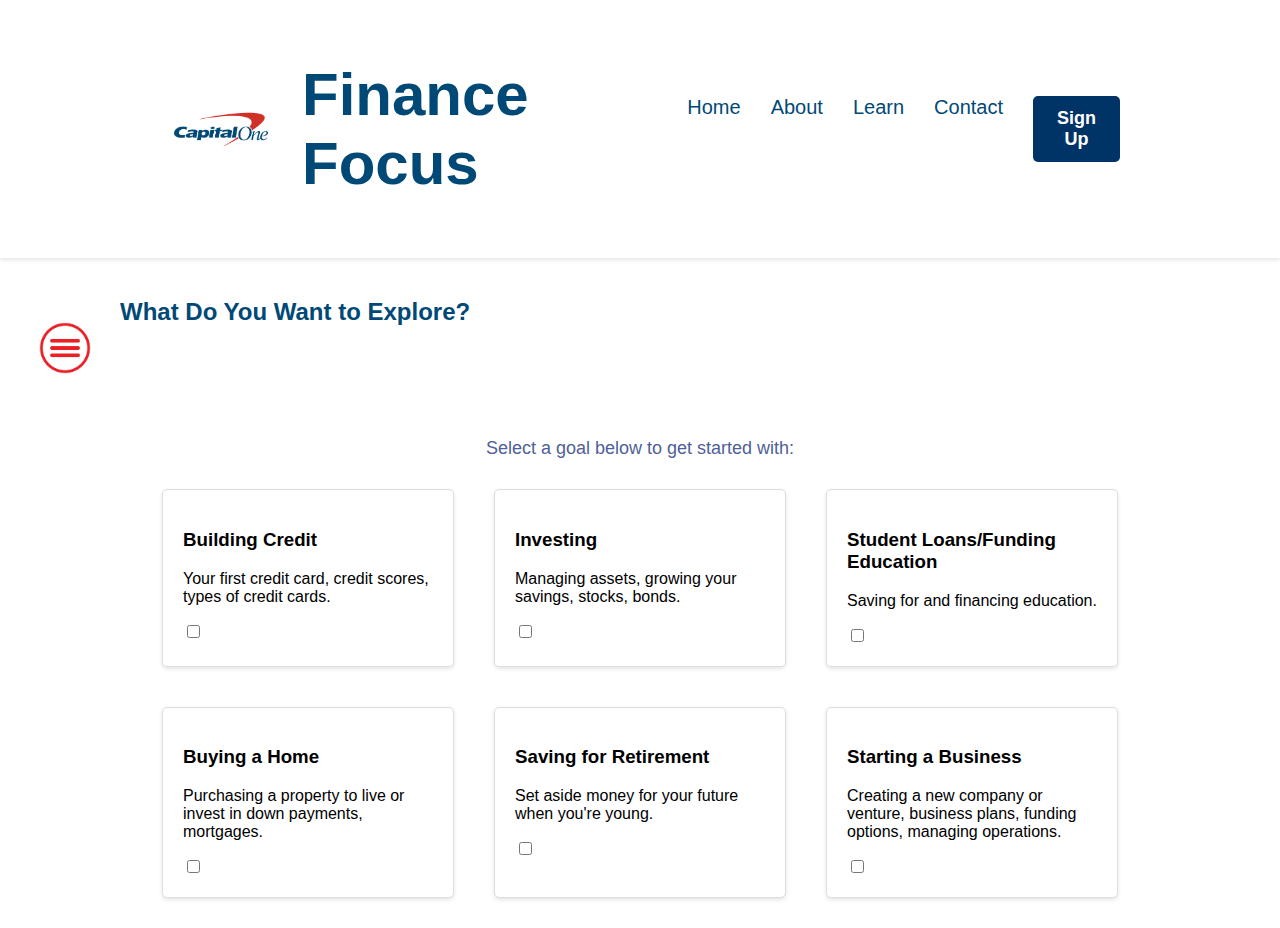
<file: exploreEducation.html>
<!DOCTYPE html>
<html lang="en">
<head>
    <meta charset="UTF-8">
    <meta name="viewport" content="width=device-width, initial-scale=1.0">
    <title>Finance Focus</title>
    <link rel="stylesheet" href="exploreEducations.CSS">
</head>
<body>
    <header class="header">
        <div class="logo">
            <img src="Images/Capital_One-Logo.wine.png" alt="Capital One Logo">
            <h1>Finance Focus</h1>
        </div>
        <nav class="nav">
            <a href="#" class="nav-item">Home</a>
            <a href="#" class="nav-item">About</a>
            <a href="#" class="nav-item">Learn</a>
            <a href="#" class="nav-item">Contact</a>
            <button class="nav-button">Sign Up</button>
        </nav>
        </header>
        <main>
        <div class="title-section">
            <img src="hamburger_menu_icon.jpg" alt="Menu" class="hamburger-menu">
            <h2 class="cta">What Do You Want to Explore?</h2>
       </div>
       <p class="explaining">Select a goal below to get started with:</p>
       <div class="products">
       <div class="product">
           <h3>Building Credit</h3>
           <p>Your first credit card, credit scores, types of credit cards.</p>
           <input type="checkbox" id="buildingCredit" >
       </div>
       <div class="product">
           <h3>Investing</h3>
           <p>Managing assets, growing your savings, stocks, bonds.</p>
           <input type="checkbox" id="investing" >
       </div>
       <div class="product">
        <h3>Student Loans/Funding Education</h3>
        <p>Saving for and financing education.</p>
        <input type="checkbox" id="studentLoans" >
    </div>
       <div class="product">
           <h3>Buying a Home</h3>
           <p>Purchasing a property to live or invest in down payments, mortgages.</p>
           <input type="checkbox" id="buyingAHome" >
       </div>
       <div class="product">
           <h3>Saving for Retirement</h3>
           <p>Set aside money for your future when you're young.</p>
           <input type="checkbox" id="savingforRetirement" >
       </div>
       <div class="product">
           <h3>Starting a Business</h3>
           <p>Creating a new company or venture, business plans, funding options, managing operations.</p>
           <input type="checkbox" id="startingABusiness" >
       </div>
       </div>
    </main>
</body>
</html>
</file>
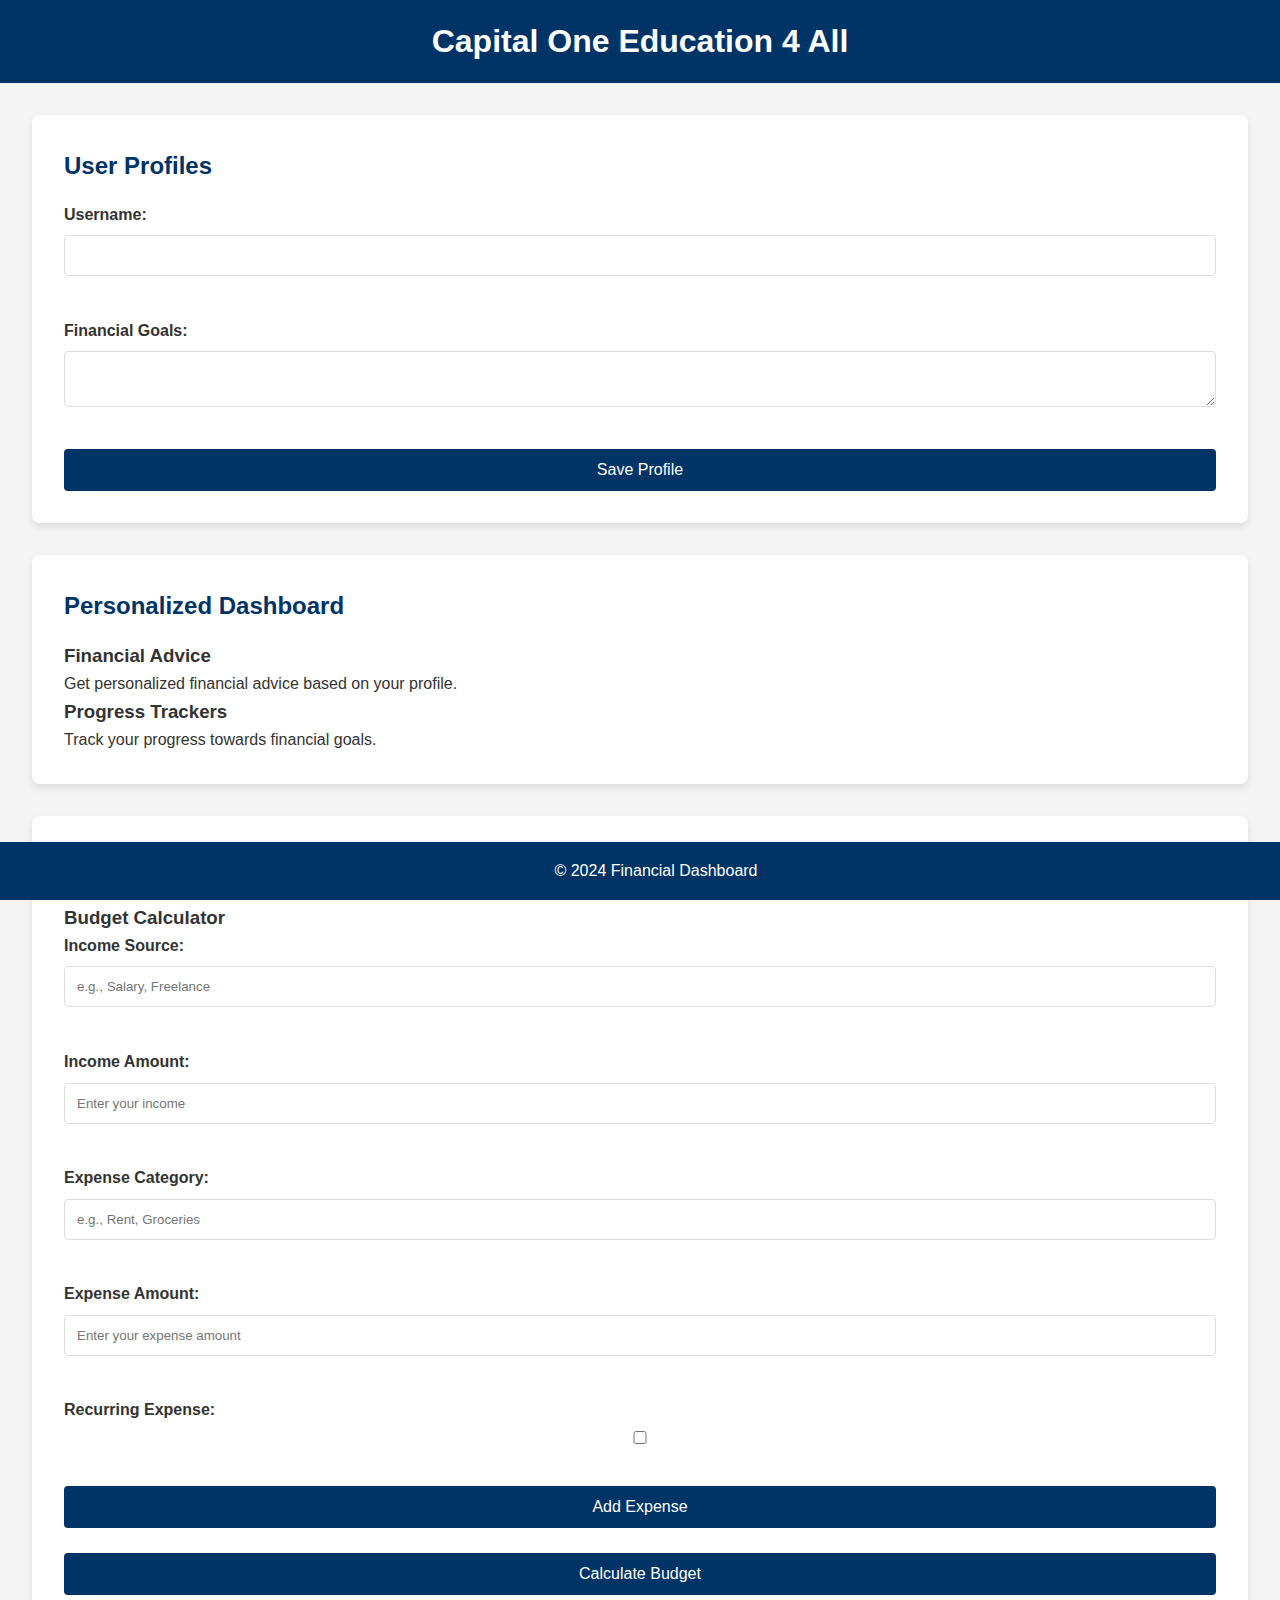
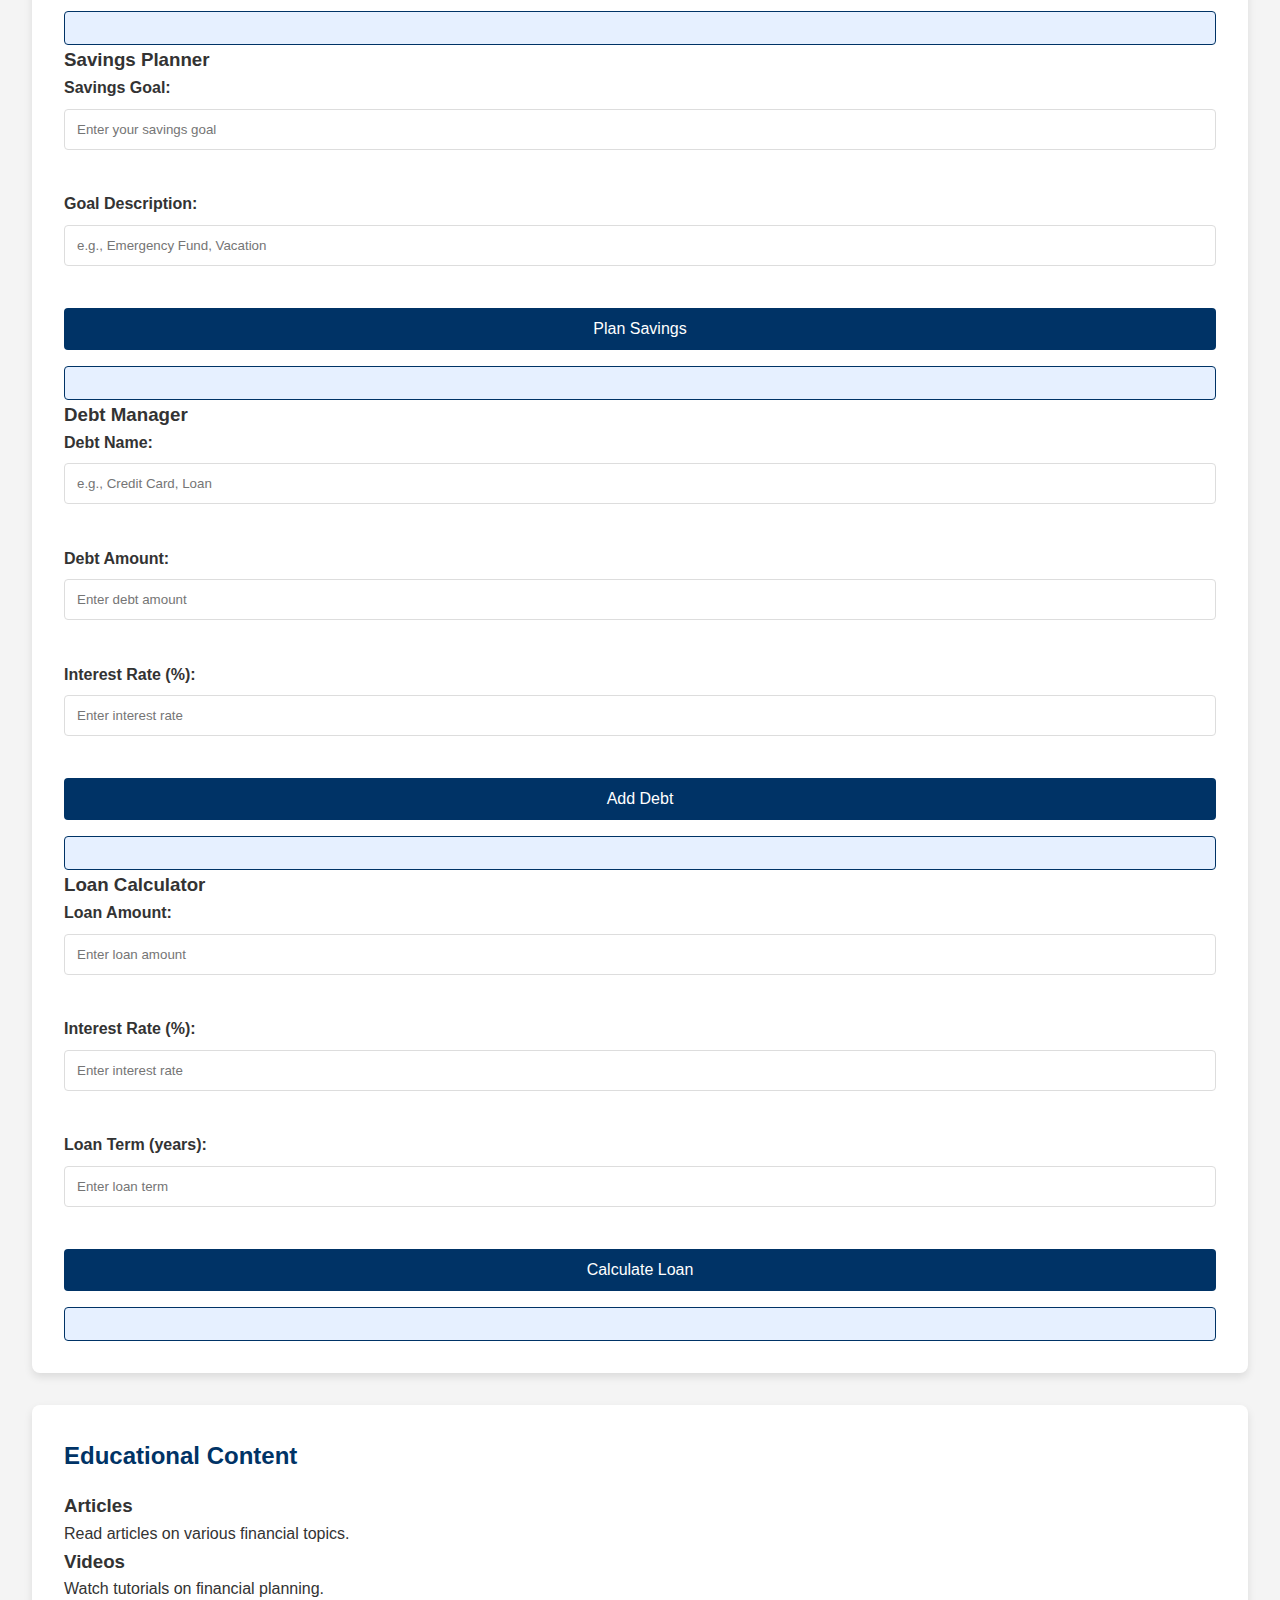
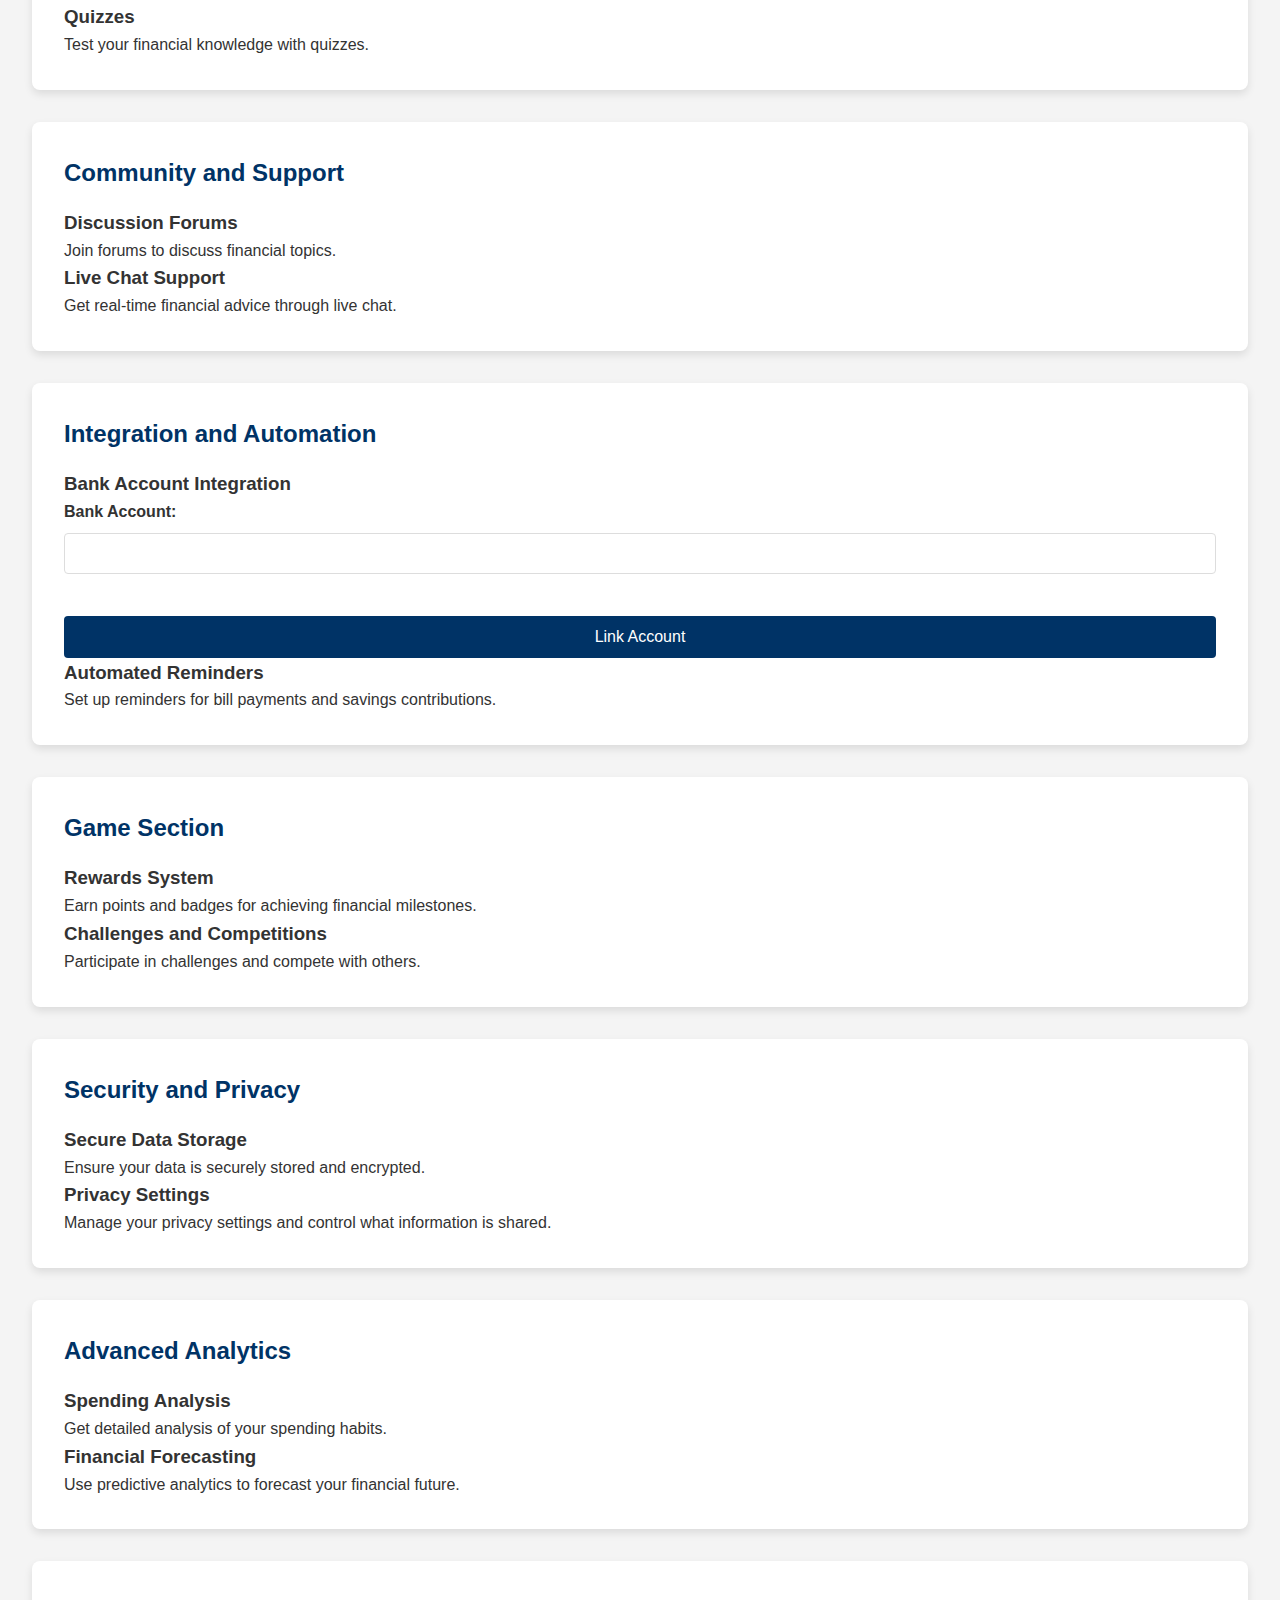
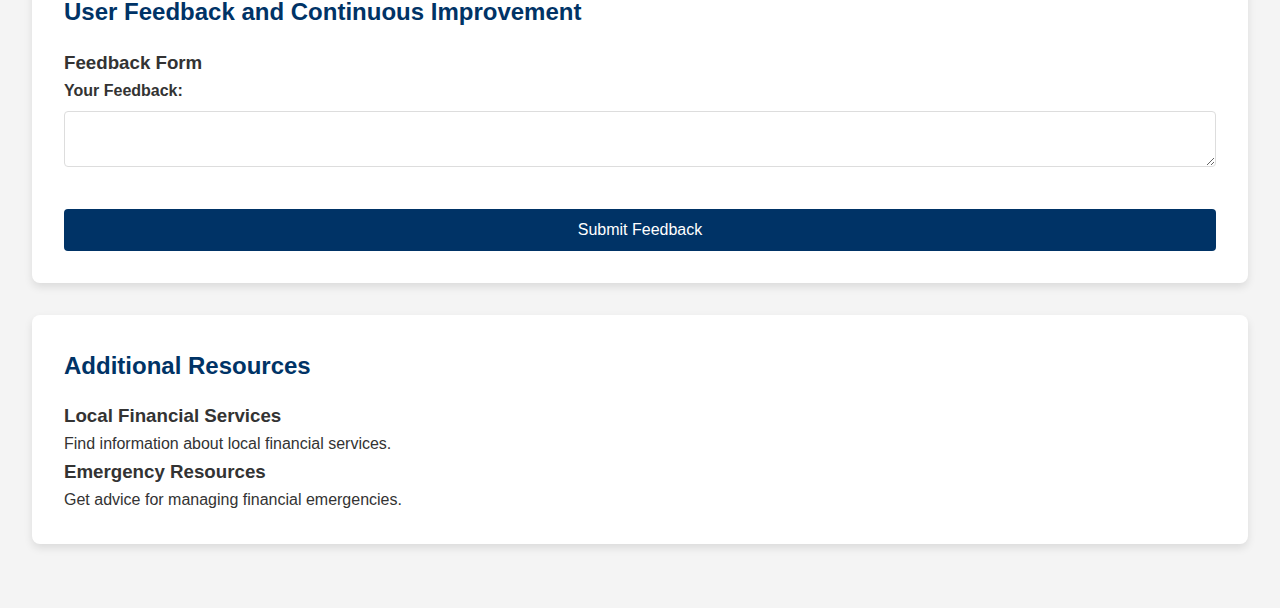
<file: trial.html>
<!DOCTYPE html>
<html lang="en">
<head>
    <meta charset="UTF-8">
    <meta name="viewport" content="width=device-width, initial-scale=1.0">
    <title>Financial Dashboard</title>
    <link rel="stylesheet" href="style.css">
</head>
<body>
    <header>
        <h1>Capital One Education 4 All</h1>
    </header>
    <main>
        <section id="user-profiles">
            <h2>User Profiles</h2>
            <form id="profile-form">
                <label for="username">Username:</label>
                <input type="text" id="username" name="username"><br>
                <label for="goals">Financial Goals:</label>
                <textarea id="goals" name="goals"></textarea><br>
                <button type="submit">Save Profile</button>
            </form>
        </section>
        <section id="personalized-dashboard">
            <h2>Personalized Dashboard</h2>
            <div id="advice">
                <h3>Financial Advice</h3>
                <p>Get personalized financial advice based on your profile.</p>
            </div>
            <div id="progress-trackers">
                <h3>Progress Trackers</h3>
                <p>Track your progress towards financial goals.</p>
            </div>
        </section>
        <section id="interactive-tools">
            <h2>Interactive Tools</h2>
            <div id="budget-calculator">
                <h3>Budget Calculator</h3>
                <form id="budget-form">
                    <label for="income-source">Income Source:</label>
                    <input type="text" id="income-source" name="income-source" placeholder="e.g., Salary, Freelance"><br>
                    <label for="income">Income Amount:</label>
                    <input type="number" id="income" name="income" placeholder="Enter your income"><br>
                    
                    <label for="expense-category">Expense Category:</label>
                    <input type="text" id="expense-category" name="expense-category" placeholder="e.g., Rent, Groceries"><br>
                    <label for="expense-amount">Expense Amount:</label>
                    <input type="number" id="expense-amount" name="expense-amount" placeholder="Enter your expense amount"><br>
                    
                    <label for="recurring-expense">Recurring Expense:</label>
                    <input type="checkbox" id="recurring-expense" name="recurring-expense"><br>
                    
                    <button type="button" onclick="addExpense()">Add Expense</button><br>
                    <button type="button" onclick="calculateBudget()">Calculate Budget</button>
                </form>
                <div id="budget-result"></div>
            </div>
            <div id="savings-planner">
                <h3>Savings Planner</h3>
                <form id="savings-form">
                    <label for="savings-goal">Savings Goal:</label>
                    <input type="number" id="savings-goal" name="savings-goal" placeholder="Enter your savings goal"><br>
                    <label for="goal-description">Goal Description:</label>
                    <input type="text" id="goal-description" name="goal-description" placeholder="e.g., Emergency Fund, Vacation"><br>
                    <button type="button" onclick="planSavings()">Plan Savings</button>
                </form>
                <div id="savings-result"></div>
            </div>
            <div id="debt-manager">
                <h3>Debt Manager</h3>
                <form id="debt-form">
                    <label for="debt-name">Debt Name:</label>
                    <input type="text" id="debt-name" name="debt-name" placeholder="e.g., Credit Card, Loan"><br>
                    <label for="debt-amount">Debt Amount:</label>
                    <input type="number" id="debt-amount" name="debt-amount" placeholder="Enter debt amount"><br>
                    <label for="debt-interest">Interest Rate (%):</label>
                    <input type="number" id="debt-interest" name="debt-interest" placeholder="Enter interest rate"><br>
                    <button type="button" onclick="addDebt()">Add Debt</button>
                </form>
                <div id="debt-result"></div>
            </div>
            <div id="loan-calculator">
                <h3>Loan Calculator</h3>
                <form id="loan-form">
                    <label for="loan-amount">Loan Amount:</label>
                    <input type="number" id="loan-amount" name="loan-amount" placeholder="Enter loan amount"><br>
                    <label for="interest-rate">Interest Rate (%):</label>
                    <input type="number" id="interest-rate" name="interest-rate" placeholder="Enter interest rate"><br>
                    <label for="loan-term">Loan Term (years):</label>
                    <input type="number" id="loan-term" name="loan-term" placeholder="Enter loan term"><br>
                    <button type="button" onclick="calculateLoan()">Calculate Loan</button>
                </form>
                <div id="loan-result"></div>
            </div>
        </section>
        <section id="educational-content">
            <h2>Educational Content</h2>
            <div id="articles">
                <h3>Articles</h3>
                <p>Read articles on various financial topics.</p>
            </div>
            <div id="videos">
                <h3>Videos</h3>
                <p>Watch tutorials on financial planning.</p>
            </div>
            <div id="quizzes">
                <h3>Quizzes</h3>
                <p>Test your financial knowledge with quizzes.</p>
            </div>
        </section>
        <section id="community-support">
            <h2>Community and Support</h2>
            <div id="forums">
                <h3>Discussion Forums</h3>
                <p>Join forums to discuss financial topics.</p>
            </div>
            <div id="live-chat">
                <h3>Live Chat Support</h3>
                <p>Get real-time financial advice through live chat.</p>
            </div>
        </section>
        <section id="integration-automation">
            <h2>Integration and Automation</h2>
            <div id="bank-integration">
                <h3>Bank Account Integration</h3>
                <form>
                    <label for="bank-account">Bank Account:</label>
                    <input type="text" id="bank-account" name="bank-account"><br>
                    <button type="submit">Link Account</button>
                </form>
            </div>
            <div id="reminders">
                <h3>Automated Reminders</h3>
                <p>Set up reminders for bill payments and savings contributions.</p>
            </div>
        </section>
        <section id="gamification">
            <h2>Game Section</h2>
            <div id="rewards">
                <h3>Rewards System</h3>
                <p>Earn points and badges for achieving financial milestones.</p>
            </div>
            <div id="challenges">
                <h3>Challenges and Competitions</h3>
                <p>Participate in challenges and compete with others.</p>
            </div>
        </section>
        <section id="security-privacy">
            <h2>Security and Privacy</h2>
            <div id="data-security">
                <h3>Secure Data Storage</h3>
                <p>Ensure your data is securely stored and encrypted.</p>
            </div>
            <div id="privacy-settings">
                <h3>Privacy Settings</h3>
                <p>Manage your privacy settings and control what information is shared.</p>
            </div>
        </section>
        <section id="advanced-analytics">
            <h2>Advanced Analytics</h2>
            <div id="spending-analysis">
                <h3>Spending Analysis</h3>
                <p>Get detailed analysis of your spending habits.</p>
            </div>
            <div id="financial-forecasting">
                <h3>Financial Forecasting</h3>
                <p>Use predictive analytics to forecast your financial future.</p>
            </div>
        </section>
        <section id="user-feedback">
            <h2>User Feedback and Continuous Improvement</h2>
            <div id="feedback-form">
                <h3>Feedback Form</h3>
                <form>
                    <label for="feedback">Your Feedback:</label>
                    <textarea id="feedback" name="feedback"></textarea><br>
                    <button type="submit">Submit Feedback</button>
                </form>
            </div>
        </section>
        <section id="additional-resources">
            <h2>Additional Resources</h2>
            <div id="local-services">
                <h3>Local Financial Services</h3>
                <p>Find information about local financial services.</p>
            </div>
            <div id="emergency-resources">
                <h3>Emergency Resources</h3>
                <p>Get advice for managing financial emergencies.</p>
            </div>
        </section>
    </main>
    <footer>
        <p>&copy; 2024 Financial Dashboard</p>
    </footer>
    <script src="script.js"></script>
</body>
</html>
</file>
<file: exploreEducations.CSS>
body {
    font-family: 'Open Sans', sans-serif;
    margin: 0;
    padding: 0;
    color: #000000;
    background-color: #FFFFFF;
    overflow-x: hidden;
 }
 
 .header {
    display: flex;
    justify-content: space-between;
    align-items: center;
    padding: 20px 160px;
    color: black;
    background-color: #FFFFFF;
    box-shadow: 0 2px 4px rgba(0, 0, 0, 0.1);
 }
.heading {
    font-size: 24px;
    color: #004977;
    text-align: left;
}
 main {
    padding: 20px;;
 }

 .header .logo {
    display: flex;
    align-items: center;
 }
 
 .header .logo img {
    width: 122px;
    height: auto;
    margin-right: 20px;
 }
 
 .header .logo h1 {
    font-size: 60px;
    font-weight: 800;
 }
 
 .header .nav {
    display: flex;
 }
 .nav-button {
    padding: 12px 24px; /* Increased padding for a larger button */
    background-color: #003366; /* Darker blue for a more subdued, professional look */
    color: white;
    border: none;
    border-radius: 5px; /* Slightly increased border-radius for a more pill-like shape */
    cursor: pointer;
    font-size: 18px; /* Increased font size for better readability */
    font-weight: bold; /* Make text bold for emphasis */
    margin-left: 30px; /* Slightly more margin to separate it from other nav items */
    transition: background-color 0.3s ease;
 }
 
 .nav-button:hover {
    background-color: #002244; /* Even darker blue on hover for a subtle interactive effect */
 }
 .header .nav-item {
    margin-left: 30px;
    font-size: 20px;
    text-decoration: none;
    color: #004977;
 }
 
 .header .nav-item:hover {
    text-decoration: underline;
 }

 .title-section {
    display: flex;
    align-items: center;
    justify-content: center;
    margin-bottom: none;
    text-align: center;
 }
h2 {
   margin-bottom: none; 
   color: #004977;
   margin-right: auto;
   height: auto;
}
 .hamburger-menu {
    width: 90px;
    height: auto;
    margin-right: 10px;
 }
 .cta {
    height: 100px;body {
        font-family: 'Open Sans', sans-serif;
        margin: 0;
        padding: 0;
        color: #505F98;
        background-color: #FFFFFF;
        overflow-x: hidden;
     }}
     
     .header {
        display: flex;
        justify-content: space-between;
        align-items: center;
        padding: 20px 160px;
        color: #004977;
        background-color: #FFFFFF;
        box-shadow: 0 2px 4px rgba(0, 0, 0, 0.1);
     }
     main {
        padding: 20px;
        text-align: center;
     }
     .header .logo {
        display: flex;
        align-items: center;
     }
     
     .header .logo img {
        width: 122px;
        height: auto;
        margin-right: 20px;
     }
     
     .header .logo h1 {
        font-size: 60px;
        font-weight: 800;
     }
     
     .header .nav {
        display: flex;
     }
     .nav-button {
        padding: 12px 24px; /* Increased padding for a larger button */
        background-color: #003366; /* Darker blue for a more subdued, professional look */
        color: white;
        border: none;
        border-radius: 5px; /* Slightly increased border-radius for a more pill-like shape */
        cursor: pointer;
        font-size: 18px; /* Increased font size for better readability */
        font-weight: bold; /* Make text bold for emphasis */
        margin-left: 30px; /* Slightly more margin to separate it from other nav items */
        transition: background-color 0.3s ease;
     }
     
     .nav-button:hover {
        background-color: #002244; /* Even darker blue on hover for a subtle interactive effect */
     }
     
     
     .header .nav-item {
        margin-left: 30px;
        font-size: 20px;
        text-decoration: none;
        color: #004977;
     }
     
     .header .nav-item:hover {
        text-decoration: underline;
     }

     .explaining {
        text-align: center;
        margin-bottom: 20px;
        font-size: 18px;
        color: #505F98;
    }
     .products {
        display: flex;
        flex-wrap: wrap;
        justify-content: center;
        gap: 20px;
    }
    
    .product {
        background-color: #fff;
        border: 1px solid #ddd;
        border-radius: 5px;
        margin: 10px;
        padding: 20px;
        width: 250px;
        box-shadow: 0 2px 4px rgba(0, 0, 0, 0.1);
        text-align: left;
    }

    .title-section {
        display: flex;
        align-items: left;
        justify-content: center;
        margin-bottom: 20px;
    }

    .product input {
        margin-right: 10px;
    }
    
    .product strong {
        color: #333;
}
 .products {
    display: flex;
    flex-wrap: wrap;
    justify-content: center;
    gap: 20px;
}

.product {
    background-color: #fff;
    border: 1px solid #ddd;
    border-radius: 5px;
    padding: 20px;
    width: 250px;
    box-shadow: 0 2px 4px rgba(0, 0, 0, 0.1);
    text-align: left;
}

.product input {
    margin-right: 10px;
}

.product strong {
    color: #333;
}
</file>
<file: style.css>
/* Reset some default styles */
body, h1, h2, h3, p, input, textarea, button {
    margin: 0;
    padding: 0;
    box-sizing: border-box;
}

/* Base styles */
body {
    font-family: Arial, sans-serif;
    line-height: 1.6;
    color: #333;
    background-color: #f4f4f4;
}

/* Header styles */
header {
    background: #003366; /* Navy blue */
    color: #fff;
    padding: 1rem 2rem;
    text-align: center;
}

header h1 {
    margin: 0;
}

/* Main content styles */
main {
    padding: 2rem;
}

/* Section styles */
section {
    background: #fff;
    border-radius: 8px;
    box-shadow: 0 4px 8px rgba(0, 0, 0, 0.1);
    margin-bottom: 2rem;
    padding: 2rem;
}

section h2 {
    color: #003366; /* Navy blue */
    margin-bottom: 1rem;
}

/* Form styles */
form {
    display: flex;
    flex-direction: column;
}

form label {
    font-weight: bold;
    margin-bottom: 0.5rem;
}

form input, form textarea {
    padding: 0.75rem;
    border: 1px solid #ddd;
    border-radius: 4px;
    margin-bottom: 1rem;
}

form button {
    padding: 0.75rem;
    border: none;
    border-radius: 4px;
    background-color: #003366; /* Navy blue */
    color: #fff;
    cursor: pointer;
    font-size: 1rem;
}

form button:hover {
    background-color: #002244; /* Darker navy blue */
}

/* Result display styles */
#budget-result, #savings-result, #debt-result, #loan-result {
    margin-top: 1rem;
    padding: 1rem;
    border-radius: 4px;
    background: #e6f0ff; /* Light blue background */
    border: 1px solid #003366; /* Navy blue border */
}

/* Footer styles */
footer {
    background: #003366; /* Navy blue */
    color: #fff;
    text-align: center;
    padding: 1rem;
    position: fixed;
    bottom: 0;
    width: 100%;
}

/* Responsive design */
@media (max-width: 768px) {
    form {
        width: 100%;
    }
}
</file>
